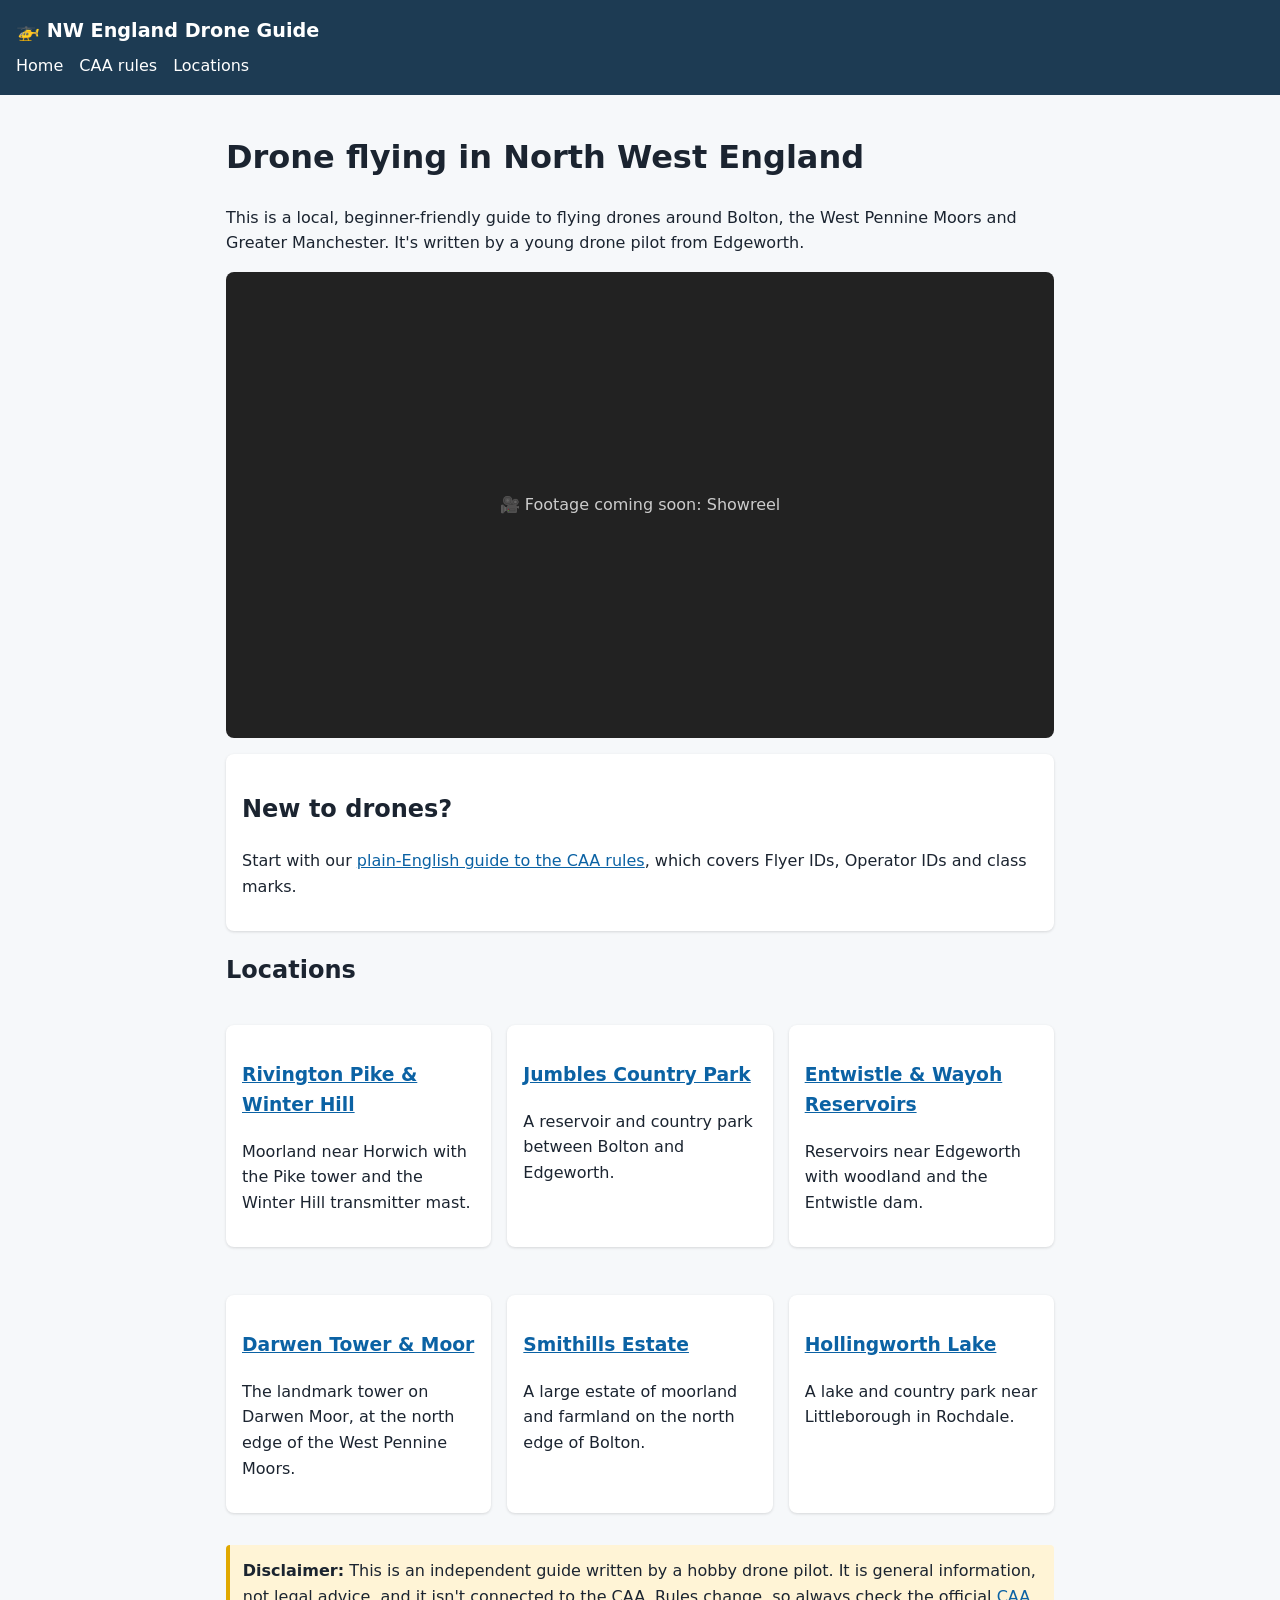
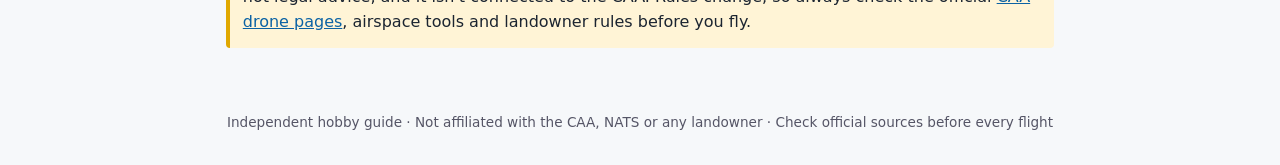
<file: index.html>
<!doctype html><html lang="en-GB"><head><meta charset="utf-8"><meta name="viewport" content="width=device-width,initial-scale=1">
<title>Drone flying in North West England | NW England Drone Guide</title><meta name="description" content="Beginner-friendly guide to drone rules and scenic spots around Bolton, the West Pennine Moors and Greater Manchester."><link rel="stylesheet" href="style.css"></head><body>
<header><span class="brand">🚁 NW England Drone Guide</span><nav><a href="index.html">Home</a><a href="caa-rules.html">CAA rules</a><a href="locations/index.html">Locations</a></nav></header>
<main><h1>Drone flying in North West England</h1><p>This is a local, beginner-friendly guide to flying drones around Bolton, the West Pennine Moors and Greater Manchester. It's written by a young drone pilot from Edgeworth.</p><div class="video"><!-- Replace this div with a YouTube embed: <iframe src="https://www.youtube-nocookie.com/embed/VIDEO_ID" title="Showreel" allowfullscreen loading="lazy"></iframe> --><div class="ph">🎥 Footage coming soon: Showreel</div></div><div class="card"><h2>New to drones?</h2><p>Start with our <a href="caa-rules.html">plain-English guide to the CAA rules</a>, which covers Flyer IDs, Operator IDs and class marks.</p></div><h2>Locations</h2><div class="grid"><div class="card"><h3><a href="locations/rivington-winter-hill.html">Rivington Pike & Winter Hill</a></h3><p>Moorland near Horwich with the Pike tower and the Winter Hill transmitter mast.</p></div><div class="card"><h3><a href="locations/jumbles-country-park.html">Jumbles Country Park</a></h3><p>A reservoir and country park between Bolton and Edgeworth.</p></div><div class="card"><h3><a href="locations/entwistle-wayoh.html">Entwistle & Wayoh Reservoirs</a></h3><p>Reservoirs near Edgeworth with woodland and the Entwistle dam.</p></div><div class="card"><h3><a href="locations/darwen-tower.html">Darwen Tower & Moor</a></h3><p>The landmark tower on Darwen Moor, at the north edge of the West Pennine Moors.</p></div><div class="card"><h3><a href="locations/smithills.html">Smithills Estate</a></h3><p>A large estate of moorland and farmland on the north edge of Bolton.</p></div><div class="card"><h3><a href="locations/hollingworth-lake.html">Hollingworth Lake</a></h3><p>A lake and country park near Littleborough in Rochdale.</p></div></div><p class="note"><strong>Disclaimer:</strong> This is an independent guide written by a hobby drone pilot. It is general information, not legal advice, and it isn't connected to the CAA. Rules change, so always check the official <a href="https://www.caa.co.uk/drones/">CAA drone pages</a>, airspace tools and landowner rules before you fly.</p></main><footer>Independent hobby guide · Not affiliated with the CAA, NATS or any landowner · Check official sources before every flight</footer></body></html>
</file>
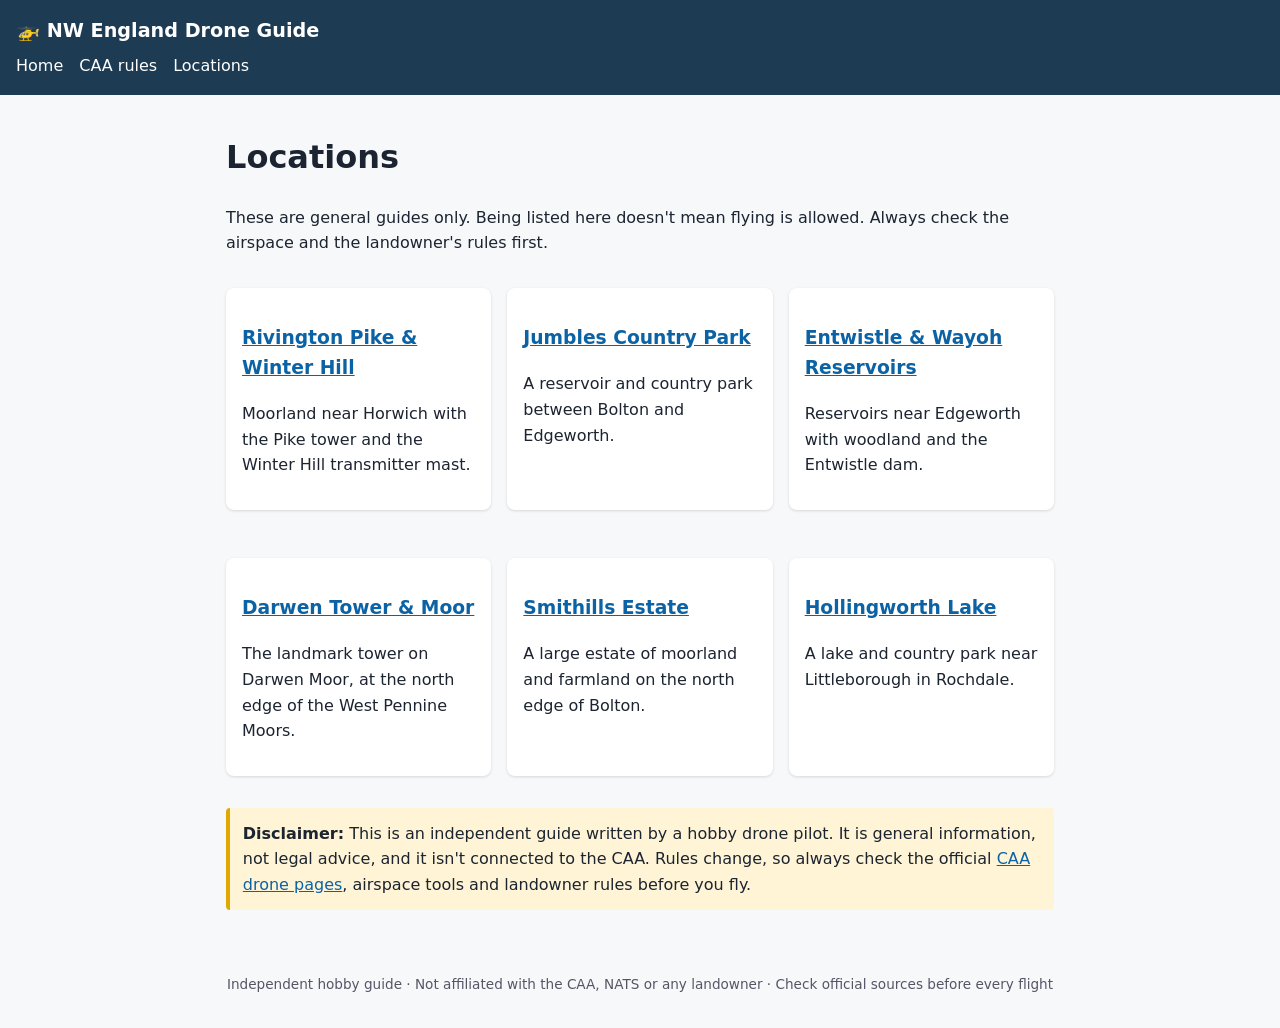
<file: locations/index.html>
<!doctype html><html lang="en-GB"><head><meta charset="utf-8"><meta name="viewport" content="width=device-width,initial-scale=1">
<title>Drone locations | NW England Drone Guide</title><meta name="description" content="Drone spots around Bolton, the West Pennine Moors and Greater Manchester."><link rel="stylesheet" href="../style.css"></head><body>
<header><span class="brand">🚁 NW England Drone Guide</span><nav><a href="../index.html">Home</a><a href="../caa-rules.html">CAA rules</a><a href="../locations/index.html">Locations</a></nav></header>
<main><h1>Locations</h1><p>These are general guides only. Being listed here doesn't mean flying is allowed. Always check the airspace and the landowner's rules first.</p><div class="grid"><div class="card"><h3><a href="rivington-winter-hill.html">Rivington Pike & Winter Hill</a></h3><p>Moorland near Horwich with the Pike tower and the Winter Hill transmitter mast.</p></div><div class="card"><h3><a href="jumbles-country-park.html">Jumbles Country Park</a></h3><p>A reservoir and country park between Bolton and Edgeworth.</p></div><div class="card"><h3><a href="entwistle-wayoh.html">Entwistle & Wayoh Reservoirs</a></h3><p>Reservoirs near Edgeworth with woodland and the Entwistle dam.</p></div><div class="card"><h3><a href="darwen-tower.html">Darwen Tower & Moor</a></h3><p>The landmark tower on Darwen Moor, at the north edge of the West Pennine Moors.</p></div><div class="card"><h3><a href="smithills.html">Smithills Estate</a></h3><p>A large estate of moorland and farmland on the north edge of Bolton.</p></div><div class="card"><h3><a href="hollingworth-lake.html">Hollingworth Lake</a></h3><p>A lake and country park near Littleborough in Rochdale.</p></div></div><p class="note"><strong>Disclaimer:</strong> This is an independent guide written by a hobby drone pilot. It is general information, not legal advice, and it isn't connected to the CAA. Rules change, so always check the official <a href="https://www.caa.co.uk/drones/">CAA drone pages</a>, airspace tools and landowner rules before you fly.</p></main><footer>Independent hobby guide · Not affiliated with the CAA, NATS or any landowner · Check official sources before every flight</footer></body></html>
</file>
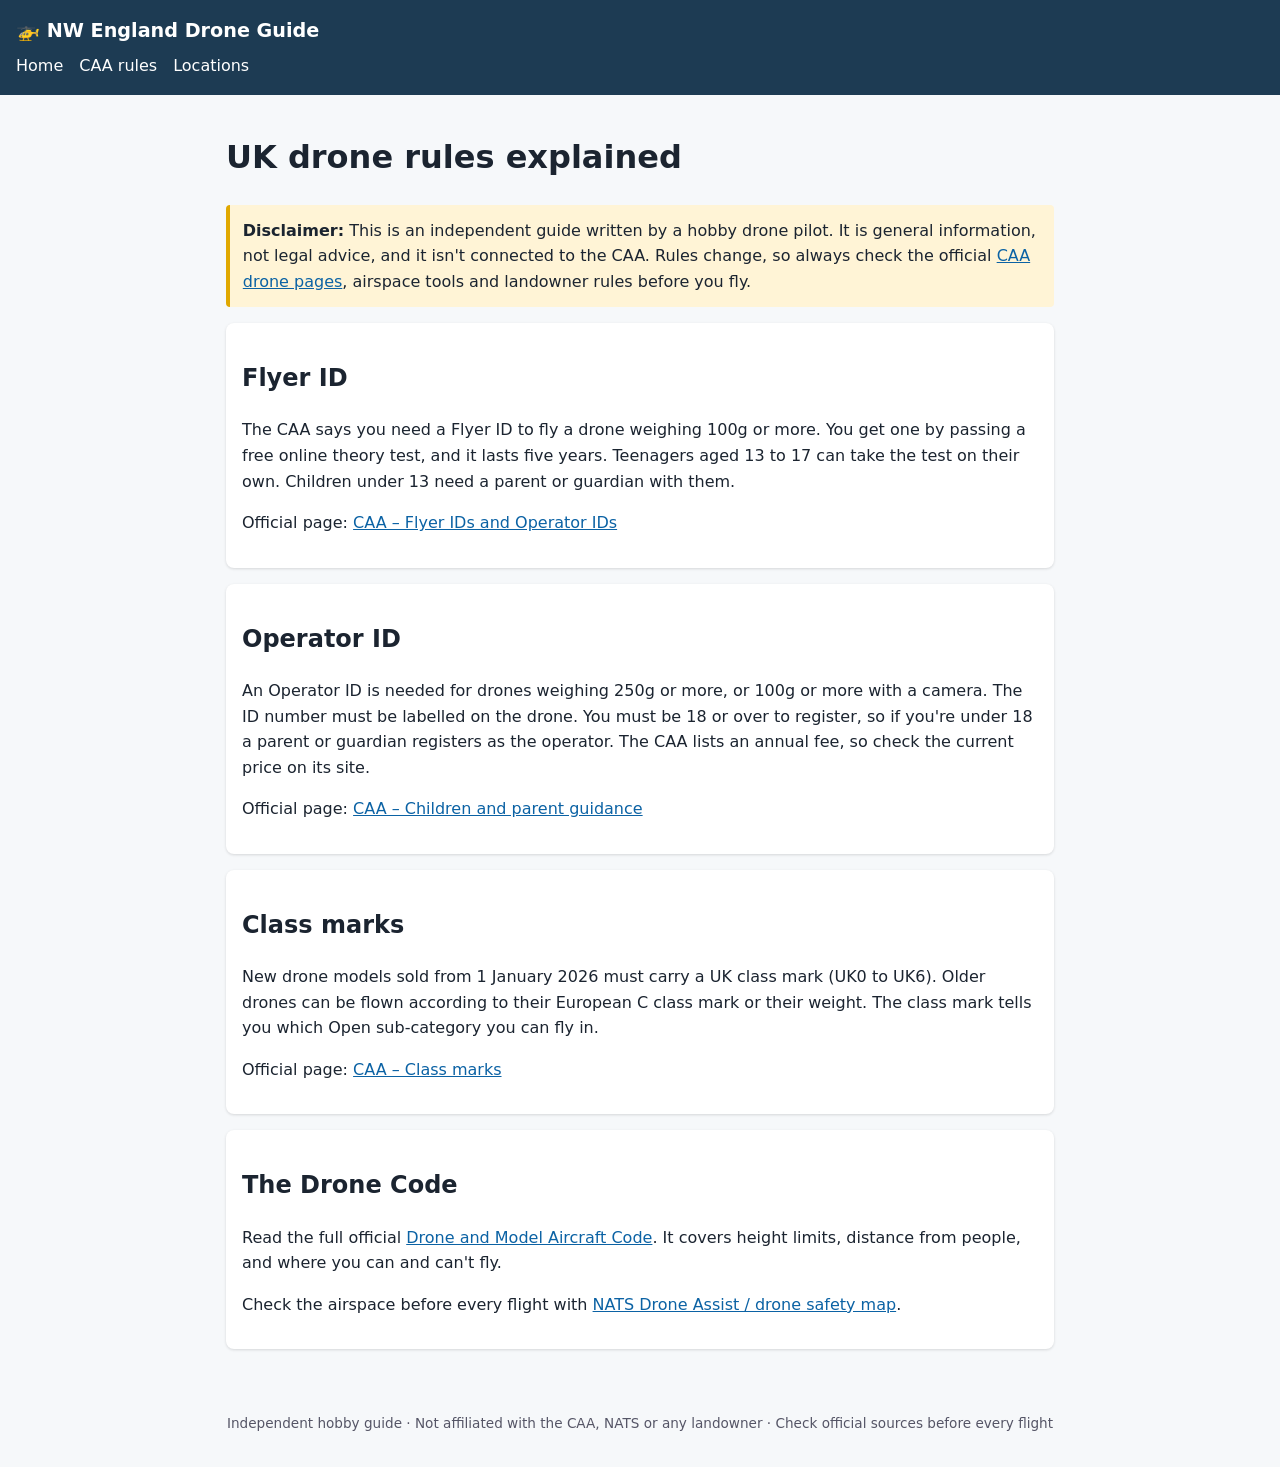
<file: caa-rules.html>
<!doctype html><html lang="en-GB"><head><meta charset="utf-8"><meta name="viewport" content="width=device-width,initial-scale=1">
<title>UK drone rules explained (CAA) | NW England Drone Guide</title><meta name="description" content="Plain-English summary of UK CAA drone rules: Flyer ID, Operator ID, class marks and rules for under-18s."><link rel="stylesheet" href="style.css"></head><body>
<header><span class="brand">🚁 NW England Drone Guide</span><nav><a href="index.html">Home</a><a href="caa-rules.html">CAA rules</a><a href="locations/index.html">Locations</a></nav></header>
<main><h1>UK drone rules explained</h1><p class="note"><strong>Disclaimer:</strong> This is an independent guide written by a hobby drone pilot. It is general information, not legal advice, and it isn't connected to the CAA. Rules change, so always check the official <a href="https://www.caa.co.uk/drones/">CAA drone pages</a>, airspace tools and landowner rules before you fly.</p>
<div class="card"><h2>Flyer ID</h2><p>The CAA says you need a Flyer ID to fly a drone weighing 100g or more. You get one by passing a free online theory test, and it lasts five years. Teenagers aged 13 to 17 can take the test on their own. Children under 13 need a parent or guardian with them.</p><p>Official page: <a href="https://www.caa.co.uk/drones/getting-started-with-drones-and-model-aircraft/flyer-ids-and-operator-ids/">CAA – Flyer IDs and Operator IDs</a></p></div>
<div class="card"><h2>Operator ID</h2><p>An Operator ID is needed for drones weighing 250g or more, or 100g or more with a camera. The ID number must be labelled on the drone. You must be 18 or over to register, so if you're under 18 a parent or guardian registers as the operator. The CAA lists an annual fee, so check the current price on its site.</p><p>Official page: <a href="https://www.caa.co.uk/drones/open-category/getting-started-with-drones-and-model-aircraft/children-and-parent-guidance/">CAA – Children and parent guidance</a></p></div>
<div class="card"><h2>Class marks</h2><p>New drone models sold from 1 January 2026 must carry a UK class mark (UK0 to UK6). Older drones can be flown according to their European C class mark or their weight. The class mark tells you which Open sub-category you can fly in.</p><p>Official page: <a href="https://www.caa.co.uk/drones/getting-started-with-drones-and-model-aircraft/class-marks">CAA – Class marks</a></p></div>
<div class="card"><h2>The Drone Code</h2><p>Read the full official <a href="https://www.caa.co.uk/drones/">Drone and Model Aircraft Code</a>. It covers height limits, distance from people, and where you can and can't fly.</p><p>Check the airspace before every flight with <a href="https://dronesafetymap.co.uk/">NATS Drone Assist / drone safety map</a>.</p></div></main><footer>Independent hobby guide · Not affiliated with the CAA, NATS or any landowner · Check official sources before every flight</footer></body></html>
</file>
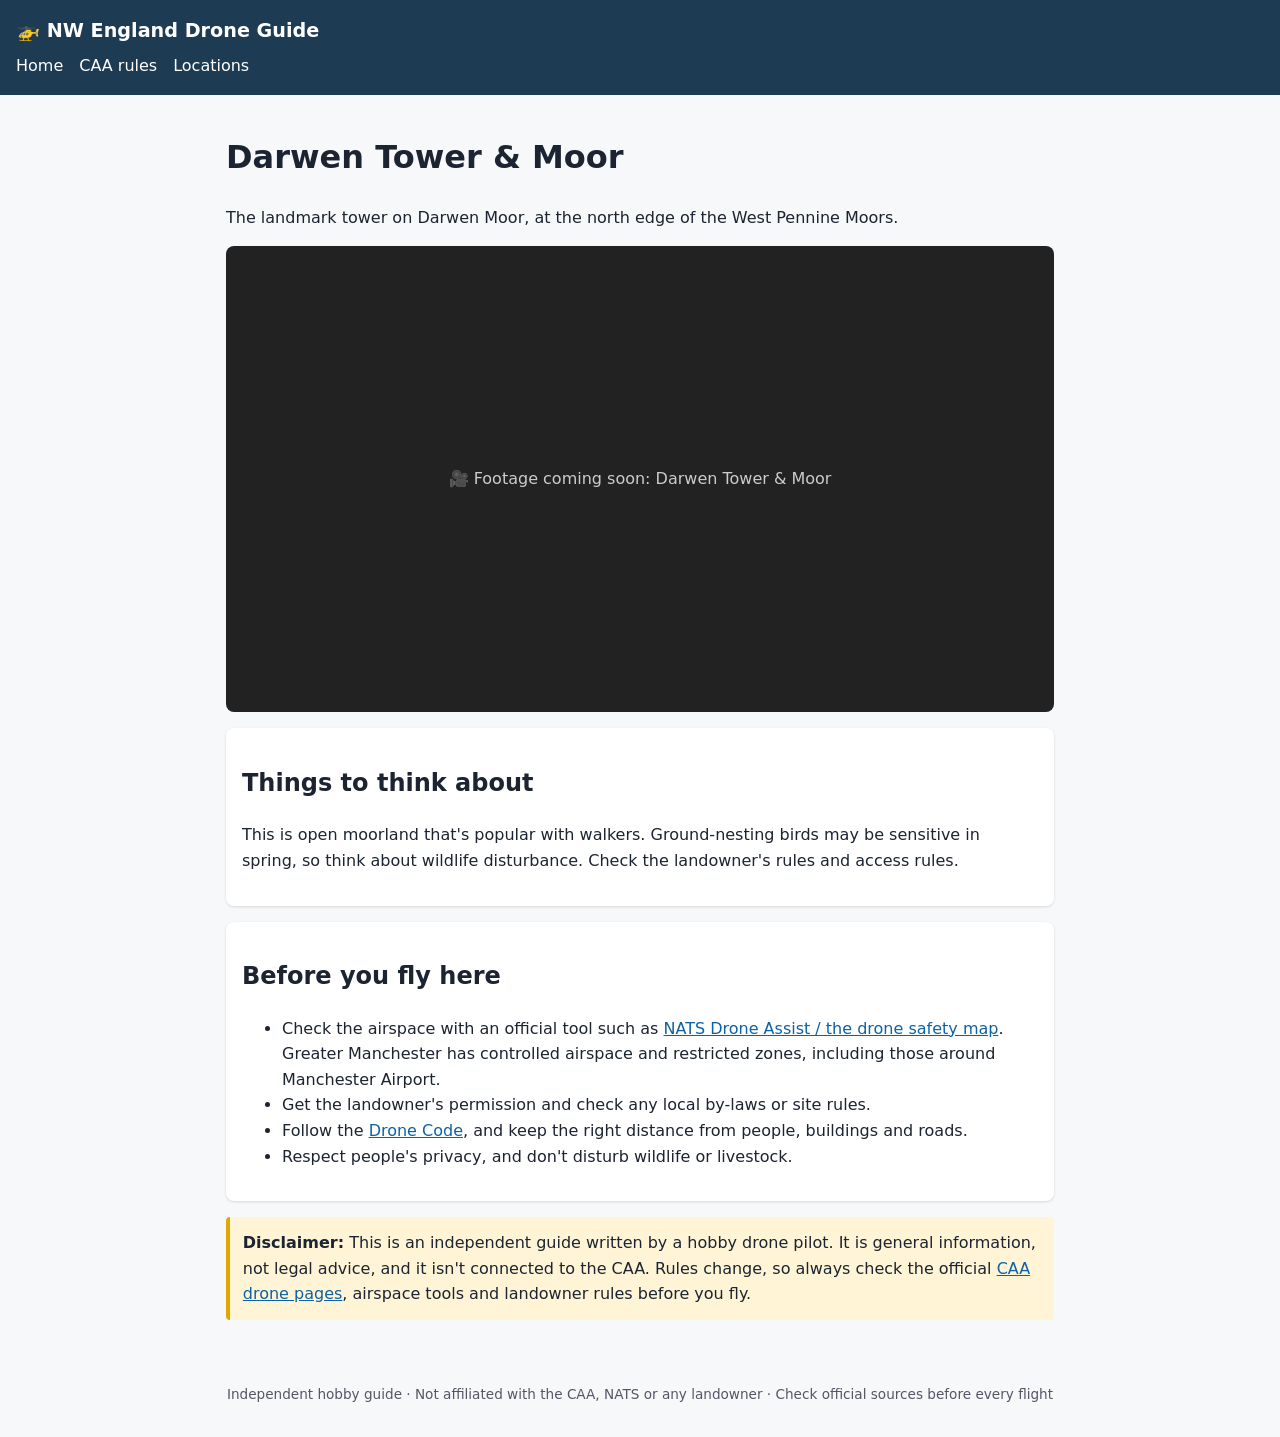
<file: locations/darwen-tower.html>
<!doctype html><html lang="en-GB"><head><meta charset="utf-8"><meta name="viewport" content="width=device-width,initial-scale=1">
<title>Darwen Tower & Moor drone guide | NW England Drone Guide</title><meta name="description" content="General drone flying guidance for Darwen Tower & Moor, North West England."><link rel="stylesheet" href="../style.css"></head><body>
<header><span class="brand">🚁 NW England Drone Guide</span><nav><a href="../index.html">Home</a><a href="../caa-rules.html">CAA rules</a><a href="../locations/index.html">Locations</a></nav></header>
<main><h1>Darwen Tower & Moor</h1><p>The landmark tower on Darwen Moor, at the north edge of the West Pennine Moors.</p><div class="video"><!-- Replace this div with a YouTube embed: <iframe src="https://www.youtube-nocookie.com/embed/VIDEO_ID" title="Darwen Tower & Moor" allowfullscreen loading="lazy"></iframe> --><div class="ph">🎥 Footage coming soon: Darwen Tower & Moor</div></div><div class="card"><h2>Things to think about</h2><p>This is open moorland that's popular with walkers. Ground-nesting birds may be sensitive in spring, so think about wildlife disturbance. Check the landowner's rules and access rules.</p></div><div class="card"><h2>Before you fly here</h2><ul><li>Check the airspace with an official tool such as <a href="https://dronesafetymap.co.uk/">NATS Drone Assist / the drone safety map</a>. Greater Manchester has controlled airspace and restricted zones, including those around Manchester Airport.</li><li>Get the landowner's permission and check any local by-laws or site rules.</li><li>Follow the <a href="https://www.caa.co.uk/drones/">Drone Code</a>, and keep the right distance from people, buildings and roads.</li><li>Respect people's privacy, and don't disturb wildlife or livestock.</li></ul></div><p class="note"><strong>Disclaimer:</strong> This is an independent guide written by a hobby drone pilot. It is general information, not legal advice, and it isn't connected to the CAA. Rules change, so always check the official <a href="https://www.caa.co.uk/drones/">CAA drone pages</a>, airspace tools and landowner rules before you fly.</p></main><footer>Independent hobby guide · Not affiliated with the CAA, NATS or any landowner · Check official sources before every flight</footer></body></html>
</file>
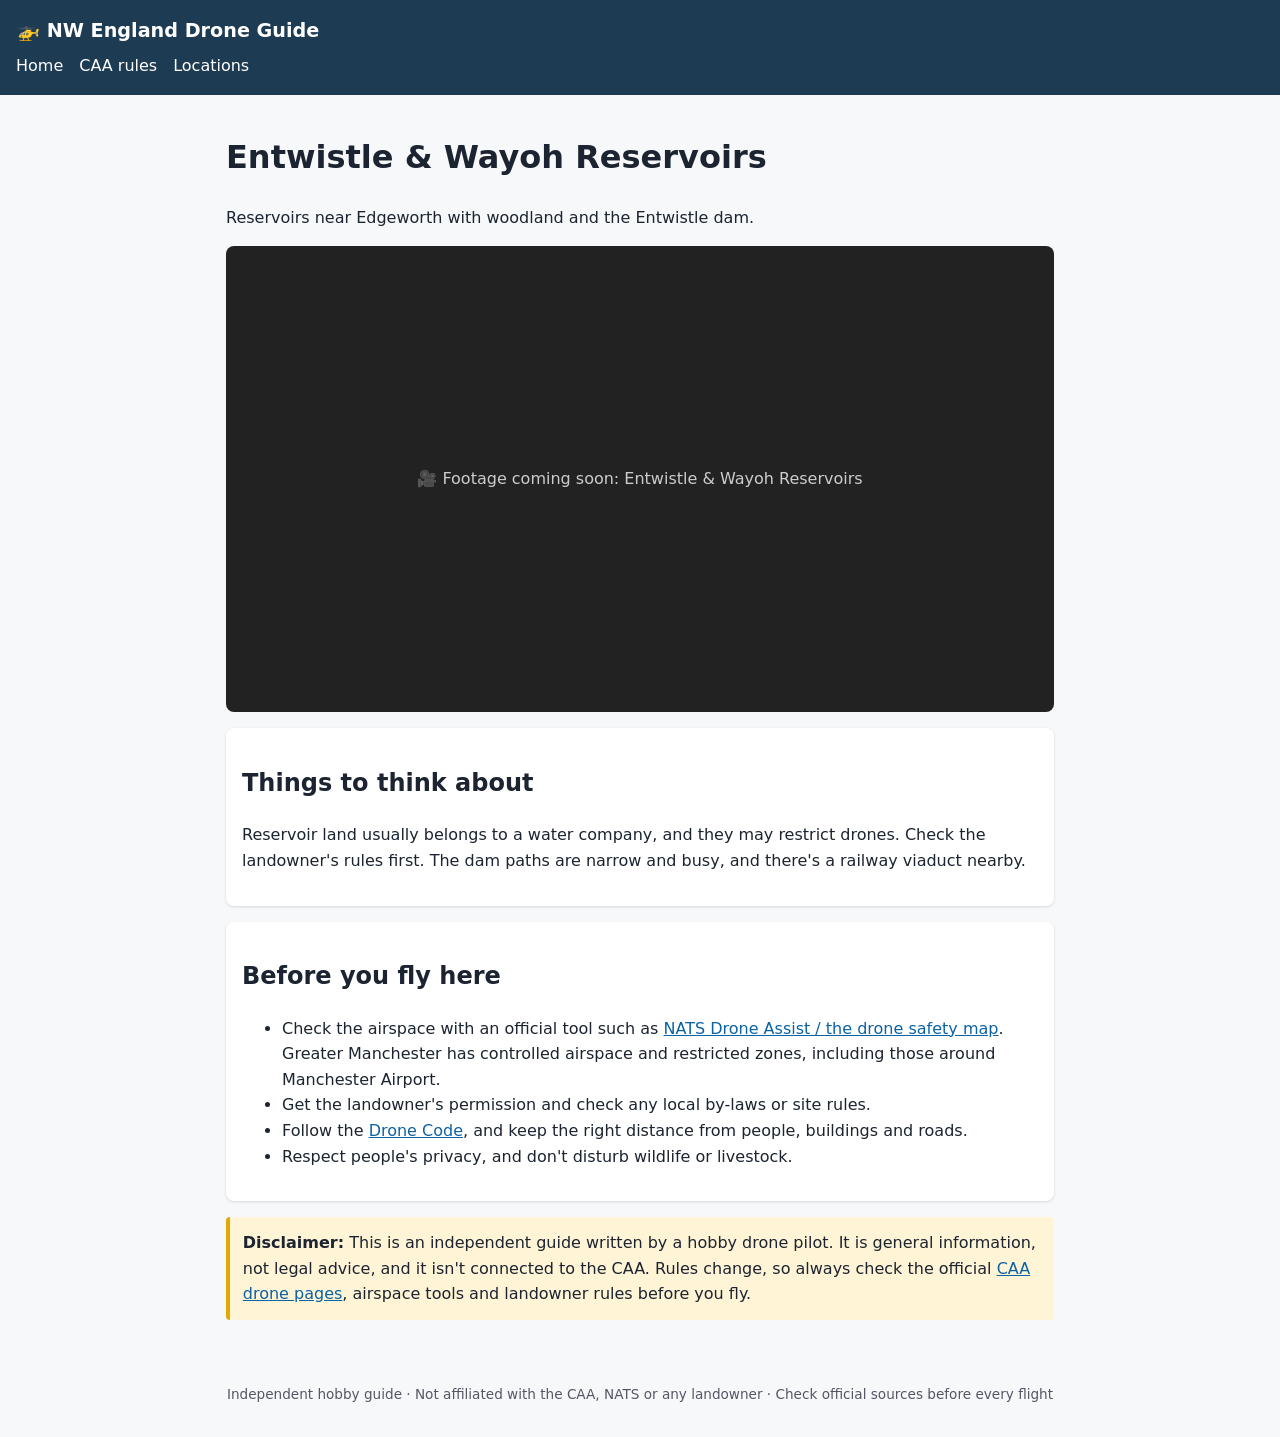
<file: locations/entwistle-wayoh.html>
<!doctype html><html lang="en-GB"><head><meta charset="utf-8"><meta name="viewport" content="width=device-width,initial-scale=1">
<title>Entwistle & Wayoh Reservoirs drone guide | NW England Drone Guide</title><meta name="description" content="General drone flying guidance for Entwistle & Wayoh Reservoirs, North West England."><link rel="stylesheet" href="../style.css"></head><body>
<header><span class="brand">🚁 NW England Drone Guide</span><nav><a href="../index.html">Home</a><a href="../caa-rules.html">CAA rules</a><a href="../locations/index.html">Locations</a></nav></header>
<main><h1>Entwistle & Wayoh Reservoirs</h1><p>Reservoirs near Edgeworth with woodland and the Entwistle dam.</p><div class="video"><!-- Replace this div with a YouTube embed: <iframe src="https://www.youtube-nocookie.com/embed/VIDEO_ID" title="Entwistle & Wayoh Reservoirs" allowfullscreen loading="lazy"></iframe> --><div class="ph">🎥 Footage coming soon: Entwistle & Wayoh Reservoirs</div></div><div class="card"><h2>Things to think about</h2><p>Reservoir land usually belongs to a water company, and they may restrict drones. Check the landowner's rules first. The dam paths are narrow and busy, and there's a railway viaduct nearby.</p></div><div class="card"><h2>Before you fly here</h2><ul><li>Check the airspace with an official tool such as <a href="https://dronesafetymap.co.uk/">NATS Drone Assist / the drone safety map</a>. Greater Manchester has controlled airspace and restricted zones, including those around Manchester Airport.</li><li>Get the landowner's permission and check any local by-laws or site rules.</li><li>Follow the <a href="https://www.caa.co.uk/drones/">Drone Code</a>, and keep the right distance from people, buildings and roads.</li><li>Respect people's privacy, and don't disturb wildlife or livestock.</li></ul></div><p class="note"><strong>Disclaimer:</strong> This is an independent guide written by a hobby drone pilot. It is general information, not legal advice, and it isn't connected to the CAA. Rules change, so always check the official <a href="https://www.caa.co.uk/drones/">CAA drone pages</a>, airspace tools and landowner rules before you fly.</p></main><footer>Independent hobby guide · Not affiliated with the CAA, NATS or any landowner · Check official sources before every flight</footer></body></html>
</file>
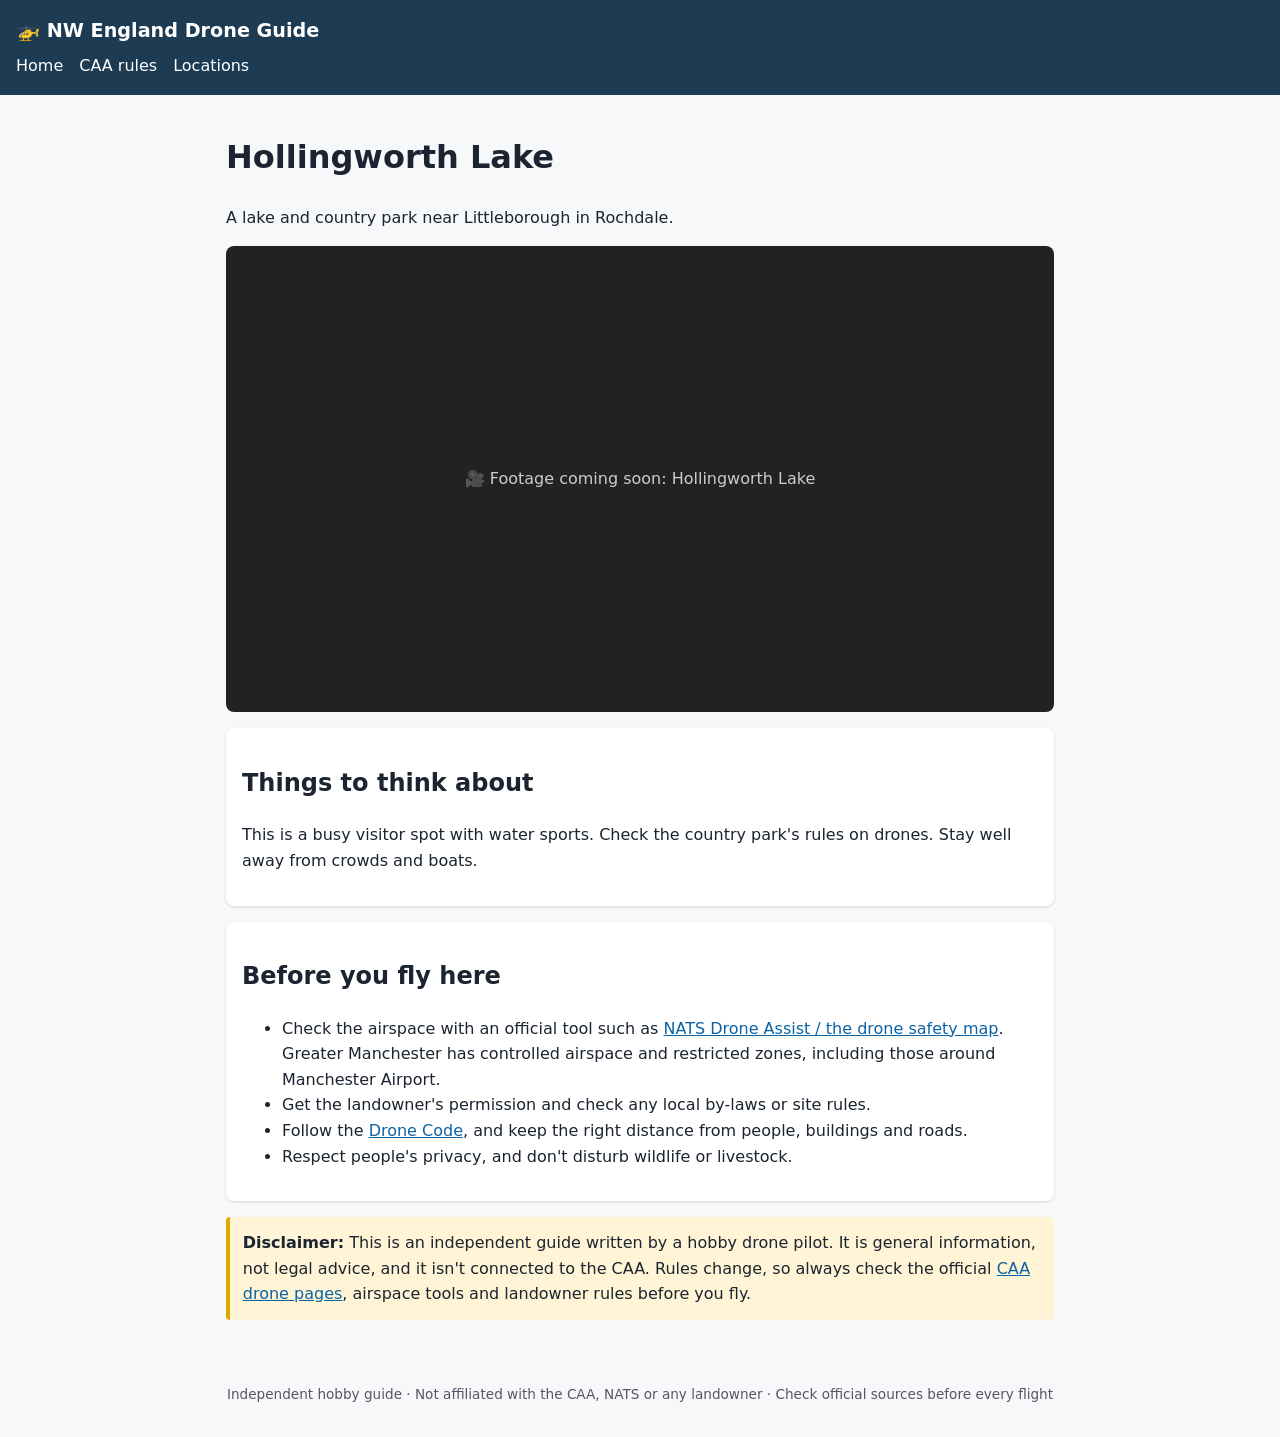
<file: locations/hollingworth-lake.html>
<!doctype html><html lang="en-GB"><head><meta charset="utf-8"><meta name="viewport" content="width=device-width,initial-scale=1">
<title>Hollingworth Lake drone guide | NW England Drone Guide</title><meta name="description" content="General drone flying guidance for Hollingworth Lake, North West England."><link rel="stylesheet" href="../style.css"></head><body>
<header><span class="brand">🚁 NW England Drone Guide</span><nav><a href="../index.html">Home</a><a href="../caa-rules.html">CAA rules</a><a href="../locations/index.html">Locations</a></nav></header>
<main><h1>Hollingworth Lake</h1><p>A lake and country park near Littleborough in Rochdale.</p><div class="video"><!-- Replace this div with a YouTube embed: <iframe src="https://www.youtube-nocookie.com/embed/VIDEO_ID" title="Hollingworth Lake" allowfullscreen loading="lazy"></iframe> --><div class="ph">🎥 Footage coming soon: Hollingworth Lake</div></div><div class="card"><h2>Things to think about</h2><p>This is a busy visitor spot with water sports. Check the country park's rules on drones. Stay well away from crowds and boats.</p></div><div class="card"><h2>Before you fly here</h2><ul><li>Check the airspace with an official tool such as <a href="https://dronesafetymap.co.uk/">NATS Drone Assist / the drone safety map</a>. Greater Manchester has controlled airspace and restricted zones, including those around Manchester Airport.</li><li>Get the landowner's permission and check any local by-laws or site rules.</li><li>Follow the <a href="https://www.caa.co.uk/drones/">Drone Code</a>, and keep the right distance from people, buildings and roads.</li><li>Respect people's privacy, and don't disturb wildlife or livestock.</li></ul></div><p class="note"><strong>Disclaimer:</strong> This is an independent guide written by a hobby drone pilot. It is general information, not legal advice, and it isn't connected to the CAA. Rules change, so always check the official <a href="https://www.caa.co.uk/drones/">CAA drone pages</a>, airspace tools and landowner rules before you fly.</p></main><footer>Independent hobby guide · Not affiliated with the CAA, NATS or any landowner · Check official sources before every flight</footer></body></html>
</file>
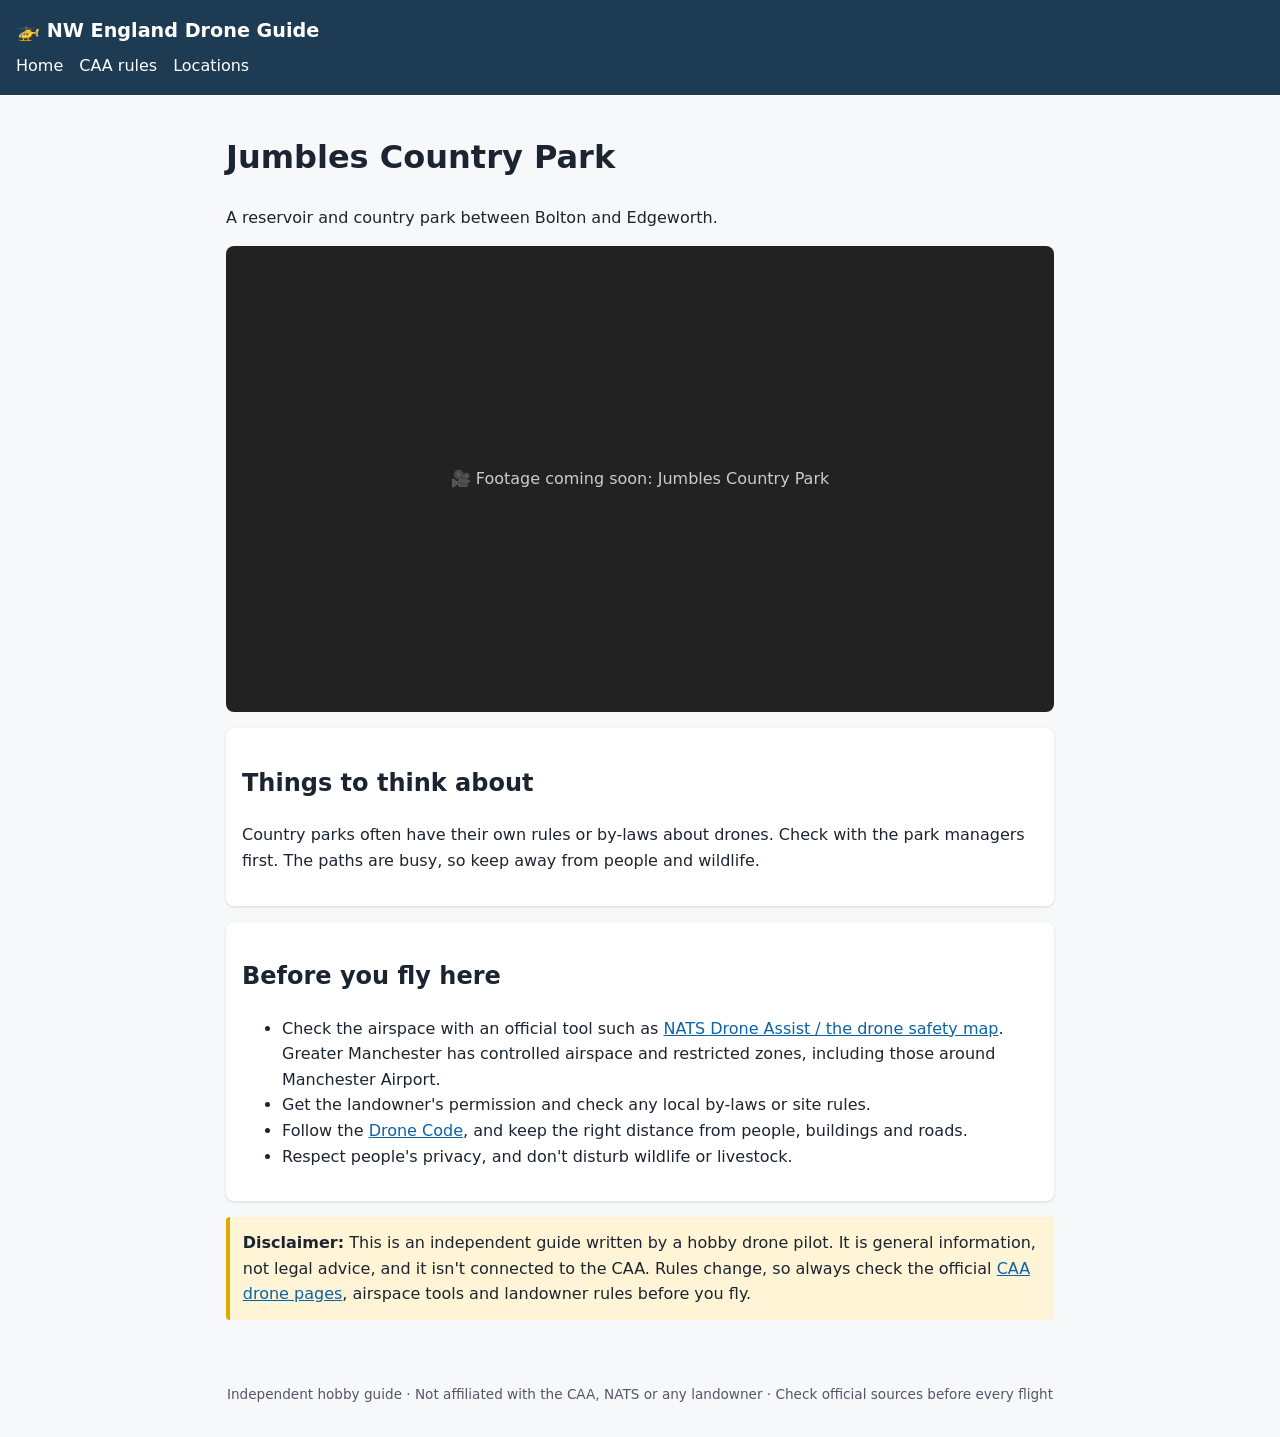
<file: locations/jumbles-country-park.html>
<!doctype html><html lang="en-GB"><head><meta charset="utf-8"><meta name="viewport" content="width=device-width,initial-scale=1">
<title>Jumbles Country Park drone guide | NW England Drone Guide</title><meta name="description" content="General drone flying guidance for Jumbles Country Park, North West England."><link rel="stylesheet" href="../style.css"></head><body>
<header><span class="brand">🚁 NW England Drone Guide</span><nav><a href="../index.html">Home</a><a href="../caa-rules.html">CAA rules</a><a href="../locations/index.html">Locations</a></nav></header>
<main><h1>Jumbles Country Park</h1><p>A reservoir and country park between Bolton and Edgeworth.</p><div class="video"><!-- Replace this div with a YouTube embed: <iframe src="https://www.youtube-nocookie.com/embed/VIDEO_ID" title="Jumbles Country Park" allowfullscreen loading="lazy"></iframe> --><div class="ph">🎥 Footage coming soon: Jumbles Country Park</div></div><div class="card"><h2>Things to think about</h2><p>Country parks often have their own rules or by-laws about drones. Check with the park managers first. The paths are busy, so keep away from people and wildlife.</p></div><div class="card"><h2>Before you fly here</h2><ul><li>Check the airspace with an official tool such as <a href="https://dronesafetymap.co.uk/">NATS Drone Assist / the drone safety map</a>. Greater Manchester has controlled airspace and restricted zones, including those around Manchester Airport.</li><li>Get the landowner's permission and check any local by-laws or site rules.</li><li>Follow the <a href="https://www.caa.co.uk/drones/">Drone Code</a>, and keep the right distance from people, buildings and roads.</li><li>Respect people's privacy, and don't disturb wildlife or livestock.</li></ul></div><p class="note"><strong>Disclaimer:</strong> This is an independent guide written by a hobby drone pilot. It is general information, not legal advice, and it isn't connected to the CAA. Rules change, so always check the official <a href="https://www.caa.co.uk/drones/">CAA drone pages</a>, airspace tools and landowner rules before you fly.</p></main><footer>Independent hobby guide · Not affiliated with the CAA, NATS or any landowner · Check official sources before every flight</footer></body></html>
</file>
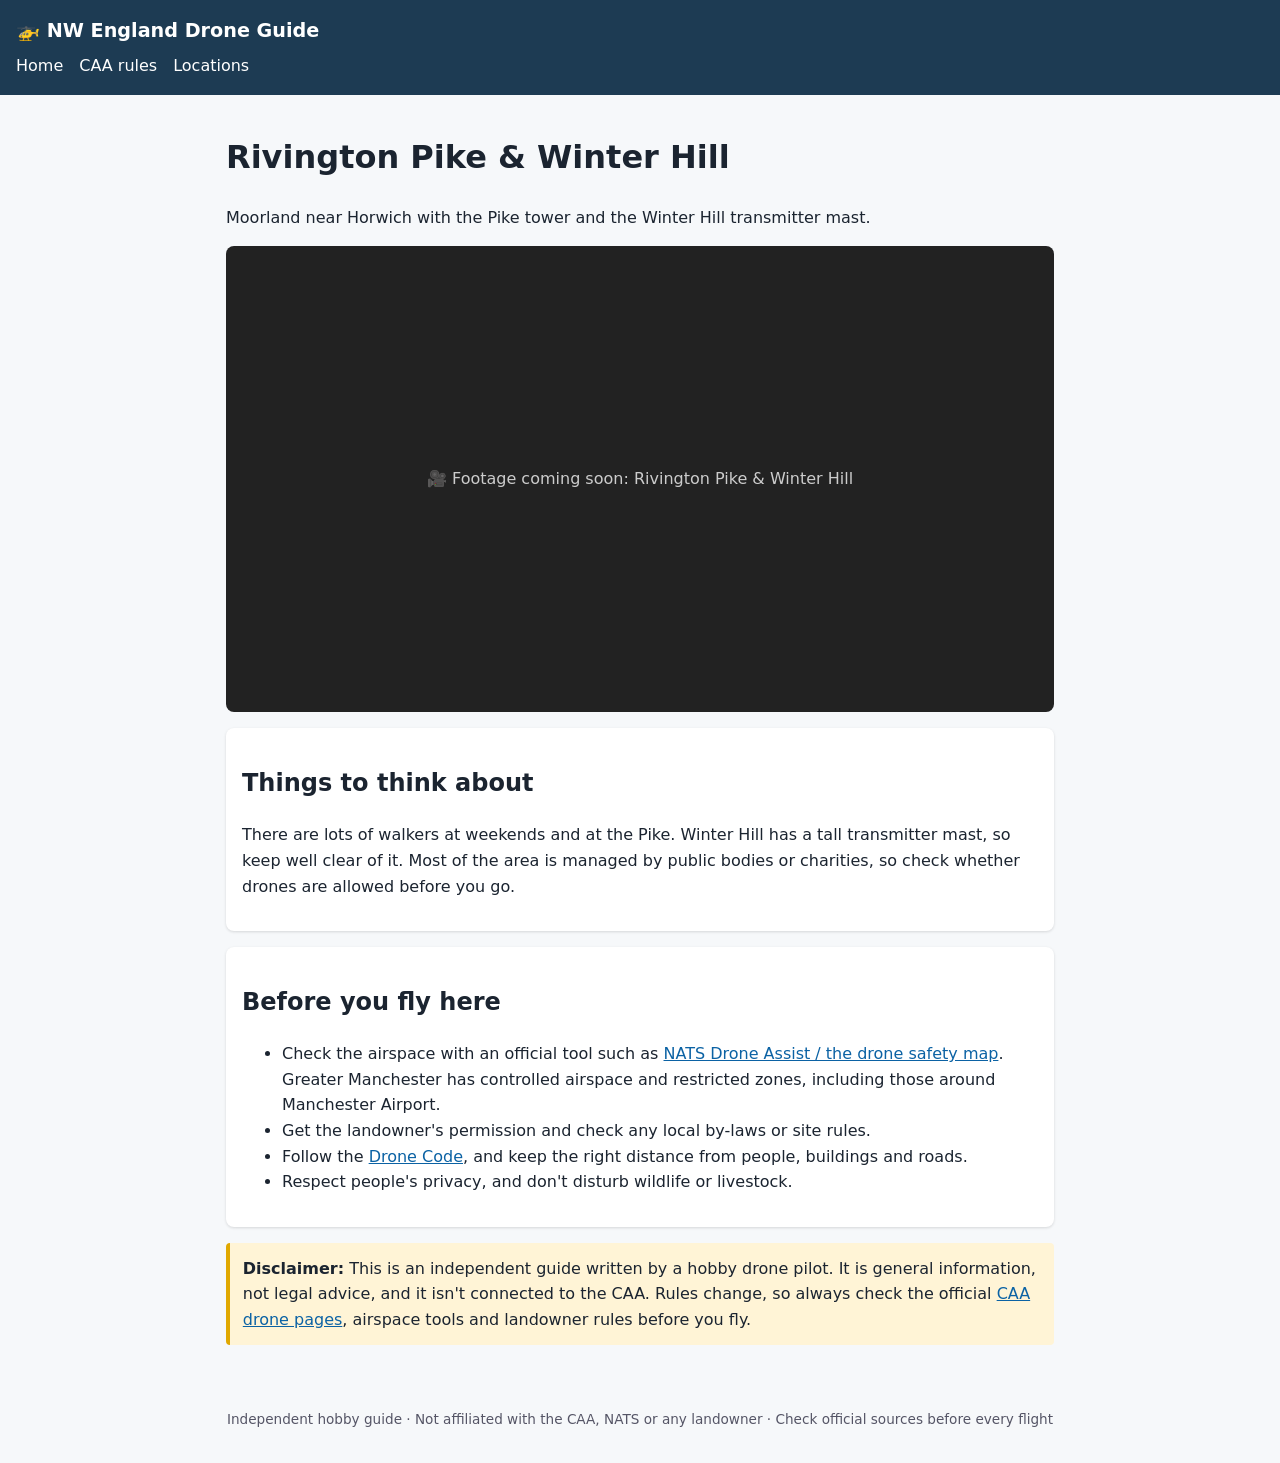
<file: locations/rivington-winter-hill.html>
<!doctype html><html lang="en-GB"><head><meta charset="utf-8"><meta name="viewport" content="width=device-width,initial-scale=1">
<title>Rivington Pike & Winter Hill drone guide | NW England Drone Guide</title><meta name="description" content="General drone flying guidance for Rivington Pike & Winter Hill, North West England."><link rel="stylesheet" href="../style.css"></head><body>
<header><span class="brand">🚁 NW England Drone Guide</span><nav><a href="../index.html">Home</a><a href="../caa-rules.html">CAA rules</a><a href="../locations/index.html">Locations</a></nav></header>
<main><h1>Rivington Pike & Winter Hill</h1><p>Moorland near Horwich with the Pike tower and the Winter Hill transmitter mast.</p><div class="video"><!-- Replace this div with a YouTube embed: <iframe src="https://www.youtube-nocookie.com/embed/VIDEO_ID" title="Rivington Pike & Winter Hill" allowfullscreen loading="lazy"></iframe> --><div class="ph">🎥 Footage coming soon: Rivington Pike & Winter Hill</div></div><div class="card"><h2>Things to think about</h2><p>There are lots of walkers at weekends and at the Pike. Winter Hill has a tall transmitter mast, so keep well clear of it. Most of the area is managed by public bodies or charities, so check whether drones are allowed before you go.</p></div><div class="card"><h2>Before you fly here</h2><ul><li>Check the airspace with an official tool such as <a href="https://dronesafetymap.co.uk/">NATS Drone Assist / the drone safety map</a>. Greater Manchester has controlled airspace and restricted zones, including those around Manchester Airport.</li><li>Get the landowner's permission and check any local by-laws or site rules.</li><li>Follow the <a href="https://www.caa.co.uk/drones/">Drone Code</a>, and keep the right distance from people, buildings and roads.</li><li>Respect people's privacy, and don't disturb wildlife or livestock.</li></ul></div><p class="note"><strong>Disclaimer:</strong> This is an independent guide written by a hobby drone pilot. It is general information, not legal advice, and it isn't connected to the CAA. Rules change, so always check the official <a href="https://www.caa.co.uk/drones/">CAA drone pages</a>, airspace tools and landowner rules before you fly.</p></main><footer>Independent hobby guide · Not affiliated with the CAA, NATS or any landowner · Check official sources before every flight</footer></body></html>
</file>
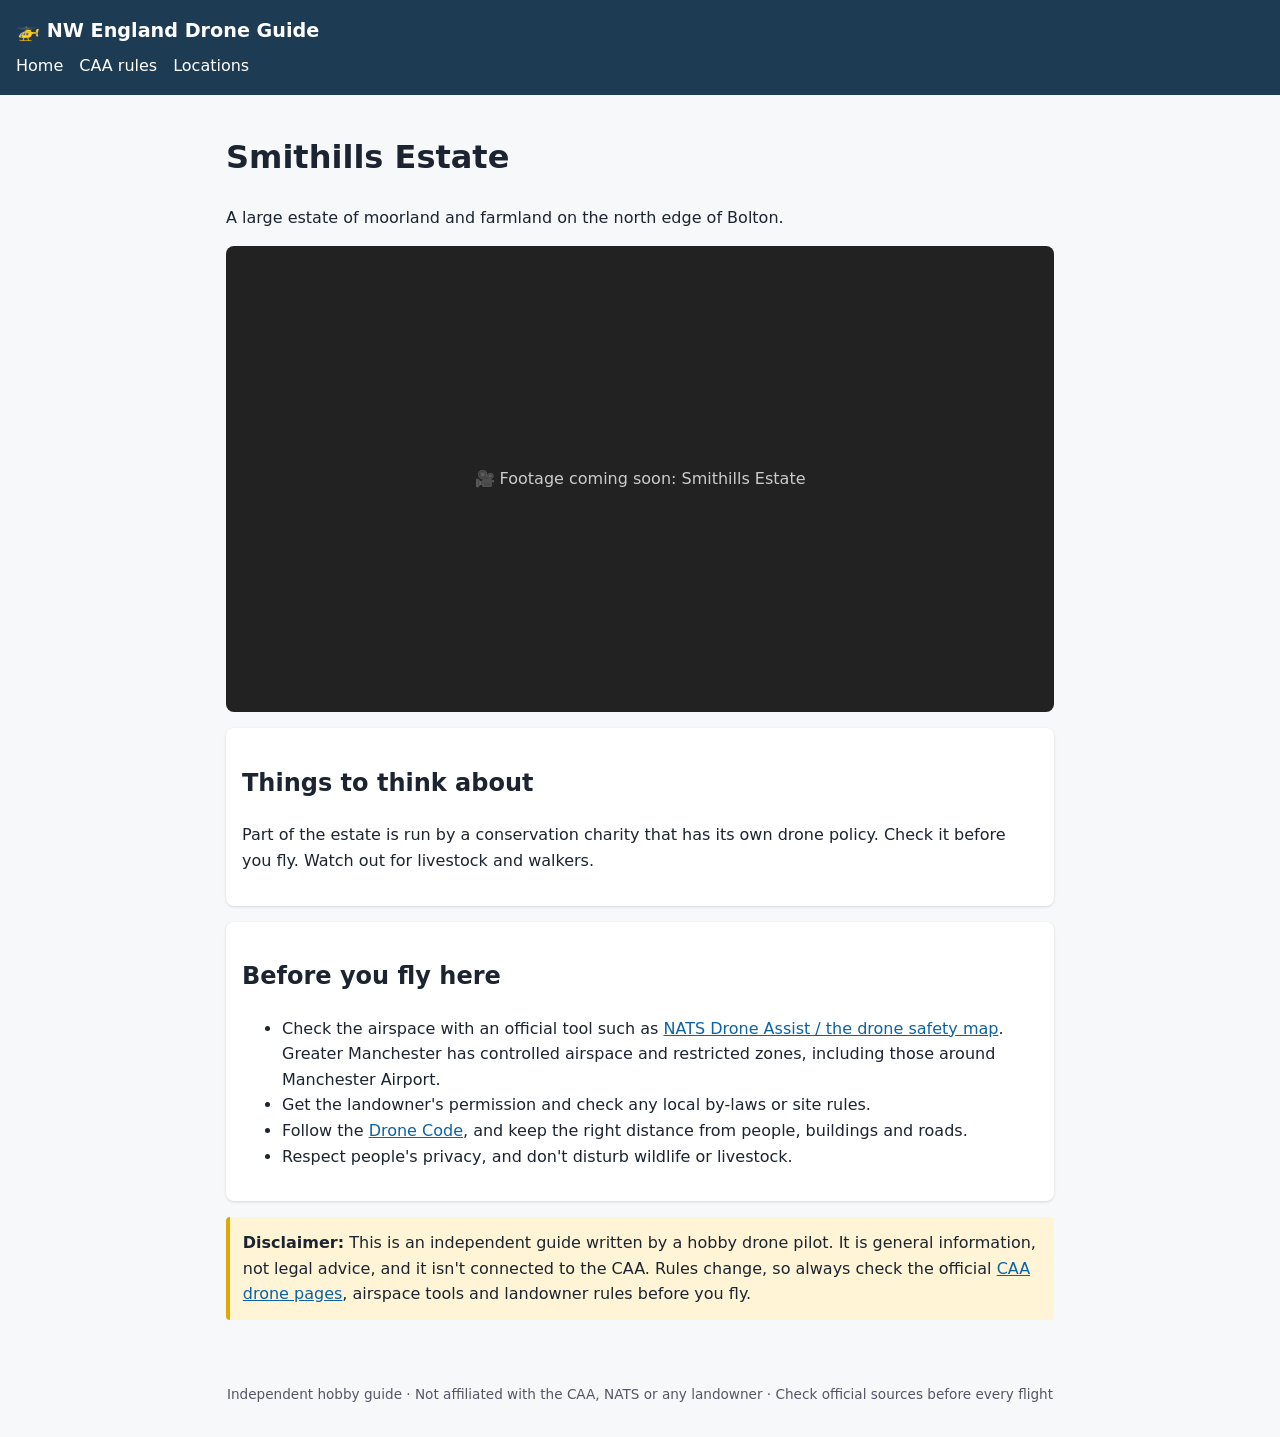
<file: locations/smithills.html>
<!doctype html><html lang="en-GB"><head><meta charset="utf-8"><meta name="viewport" content="width=device-width,initial-scale=1">
<title>Smithills Estate drone guide | NW England Drone Guide</title><meta name="description" content="General drone flying guidance for Smithills Estate, North West England."><link rel="stylesheet" href="../style.css"></head><body>
<header><span class="brand">🚁 NW England Drone Guide</span><nav><a href="../index.html">Home</a><a href="../caa-rules.html">CAA rules</a><a href="../locations/index.html">Locations</a></nav></header>
<main><h1>Smithills Estate</h1><p>A large estate of moorland and farmland on the north edge of Bolton.</p><div class="video"><!-- Replace this div with a YouTube embed: <iframe src="https://www.youtube-nocookie.com/embed/VIDEO_ID" title="Smithills Estate" allowfullscreen loading="lazy"></iframe> --><div class="ph">🎥 Footage coming soon: Smithills Estate</div></div><div class="card"><h2>Things to think about</h2><p>Part of the estate is run by a conservation charity that has its own drone policy. Check it before you fly. Watch out for livestock and walkers.</p></div><div class="card"><h2>Before you fly here</h2><ul><li>Check the airspace with an official tool such as <a href="https://dronesafetymap.co.uk/">NATS Drone Assist / the drone safety map</a>. Greater Manchester has controlled airspace and restricted zones, including those around Manchester Airport.</li><li>Get the landowner's permission and check any local by-laws or site rules.</li><li>Follow the <a href="https://www.caa.co.uk/drones/">Drone Code</a>, and keep the right distance from people, buildings and roads.</li><li>Respect people's privacy, and don't disturb wildlife or livestock.</li></ul></div><p class="note"><strong>Disclaimer:</strong> This is an independent guide written by a hobby drone pilot. It is general information, not legal advice, and it isn't connected to the CAA. Rules change, so always check the official <a href="https://www.caa.co.uk/drones/">CAA drone pages</a>, airspace tools and landowner rules before you fly.</p></main><footer>Independent hobby guide · Not affiliated with the CAA, NATS or any landowner · Check official sources before every flight</footer></body></html>
</file>
<file: style.css>
*{box-sizing:border-box}body{margin:0;font-family:system-ui,sans-serif;line-height:1.6;color:#1b2430;background:#f6f8fa}
header{background:#1d3b53;color:#fff;padding:1rem}header a{color:#fff;text-decoration:none;margin-right:1rem}header .brand{font-weight:700;font-size:1.2rem;display:block;margin-bottom:.4rem}
main{max-width:860px;margin:auto;padding:1rem}a{color:#0b62a4}.card{background:#fff;border-radius:8px;padding:1rem;margin:1rem 0;box-shadow:0 1px 3px #0002}
.grid{display:grid;grid-template-columns:repeat(auto-fit,minmax(240px,1fr));gap:1rem}.note{background:#fff4d6;border-left:4px solid #e0a800;padding:.8rem;border-radius:4px}
.video{position:relative;padding-top:56.25%;background:#222;border-radius:8px;overflow:hidden}.video iframe,.video .ph{position:absolute;inset:0;width:100%;height:100%;border:0}
.video .ph{display:flex;align-items:center;justify-content:center;color:#ccc;text-align:center;padding:1rem}footer{text-align:center;font-size:.85rem;color:#556;padding:2rem 1rem}
</file>
